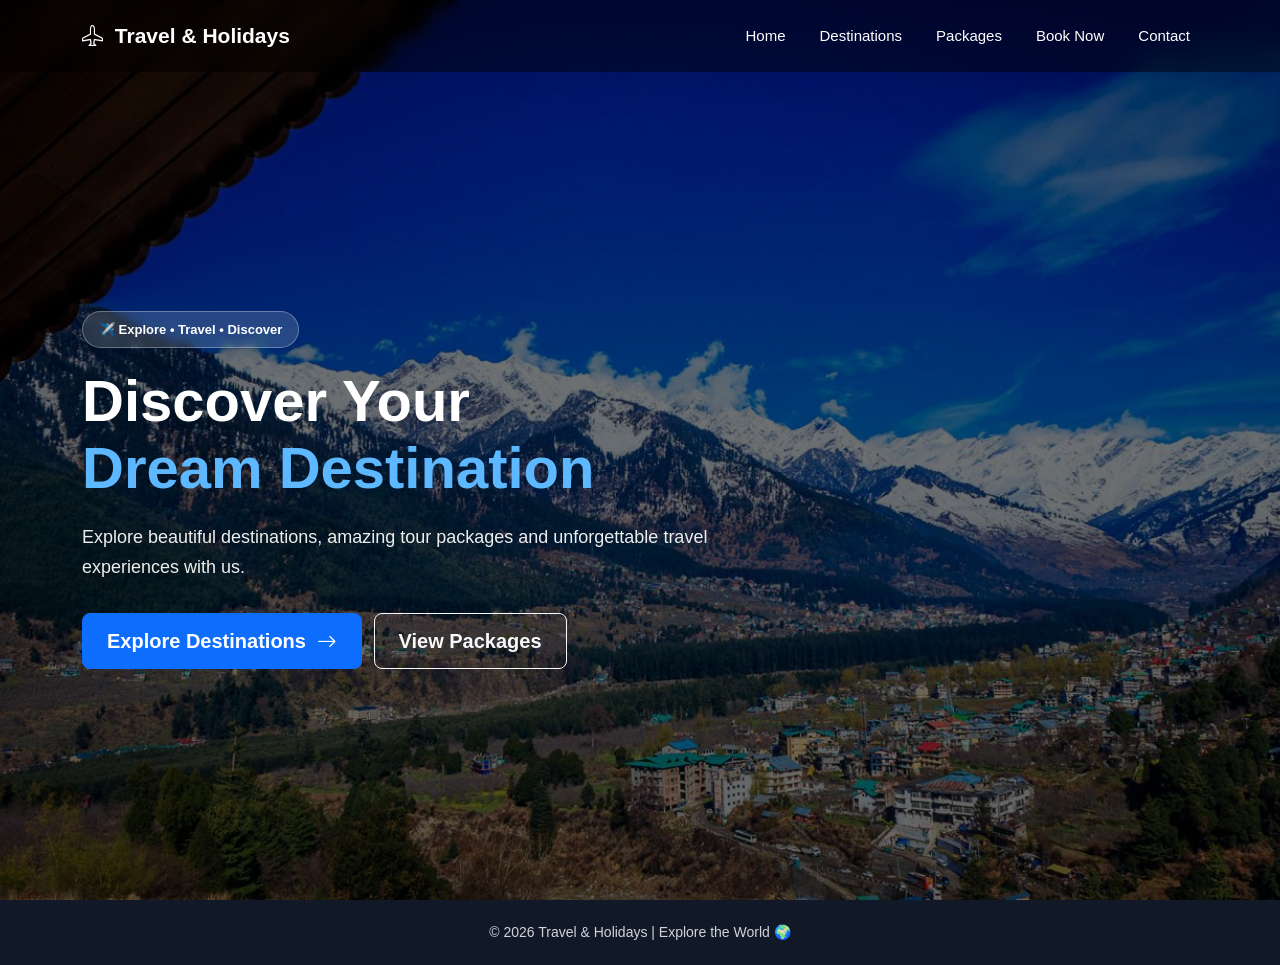
<file: index.html>
<!DOCTYPE html>
<html lang="en">

<head>
    <meta charset="UTF-8">
    <meta name="viewport" content="width=device-width, initial-scale=1.0">

    <title>Travel & Holidays</title>

    <!-- Bootstrap CSS -->
    <link
        href="https://cdn.jsdelivr.net/npm/bootstrap@5.3.3/dist/css/bootstrap.min.css"
        rel="stylesheet">

    <!-- Bootstrap Icons -->
    <link
        rel="stylesheet"
        href="https://cdn.jsdelivr.net/npm/bootstrap-icons@1.11.3/font/bootstrap-icons.min.css">

    <!-- Custom CSS -->
    <link rel="stylesheet" href="css/style.css">
</head>

<body>

    <!-- ================= NAVBAR ================= -->

    <nav class="navbar navbar-expand-lg navbar-dark fixed-top">

        <div class="container">

            <a class="navbar-brand fw-bold" href="index.html">
                <i class="bi bi-airplane"></i>
                Travel & Holidays
            </a>

            <button
                class="navbar-toggler"
                type="button"
                data-bs-toggle="collapse"
                data-bs-target="#navbarNav"
                aria-controls="navbarNav"
                aria-expanded="false"
                aria-label="Toggle navigation">

                <span class="navbar-toggler-icon"></span>

            </button>

            <div class="collapse navbar-collapse" id="navbarNav">

                <ul class="navbar-nav ms-auto">

                    <li class="nav-item">
                        <a class="nav-link active" href="index.html">
                            Home
                        </a>
                    </li>

                    <li class="nav-item">
                        <a class="nav-link" href="destination.html">
                            Destinations
                        </a>
                    </li>

                    <li class="nav-item">
                        <a class="nav-link" href="packages.html">
                            Packages
                        </a>
                    </li>

                    <li class="nav-item">
                        <a class="nav-link" href="book-now.html">
                            Book Now
                        </a>
                    </li>

                    <li class="nav-item">
                        <a class="nav-link" href="contact.html">
                            Contact
                        </a>
                    </li>

                </ul>

            </div>

        </div>

    </nav>


    <!-- ================= HERO SECTION ================= -->

    <section class="hero-section">

        <div class="hero-overlay"></div>

        <div class="container hero-content">

            <div class="row align-items-center">

                <div class="col-lg-8">

                    <span class="hero-badge">
                        ✈️ Explore • Travel • Discover
                    </span>

                    <h1>
                        Discover Your
                        <span>Dream Destination</span>
                    </h1>

                    <p>
                        Explore beautiful destinations, amazing tour packages
                        and unforgettable travel experiences with us.
                    </p>

                    <div class="hero-buttons">

                        <a
                            href="destination.html"
                            class="btn btn-primary btn-lg">

                            Explore Destinations
                            <i class="bi bi-arrow-right"></i>

                        </a>

                        <a
                            href="packages.html"
                            class="btn btn-outline-light btn-lg">

                            View Packages

                        </a>

                    </div>

                </div>

            </div>

        </div>

    </section>


    


    <!-- ================= FOOTER ================= -->

    <footer class="simple-footer">

        <p>
            © 2026 Travel & Holidays | Explore the World 🌍
        </p>

    </footer>


    <!-- Bootstrap JS -->

    <script
        src="https://cdn.jsdelivr.net/npm/bootstrap@5.3.3/dist/js/bootstrap.bundle.min.js">
    </script>


    <!-- Custom JS -->

    <script src="js/script.js"></script>

</body>

</html>
</file>
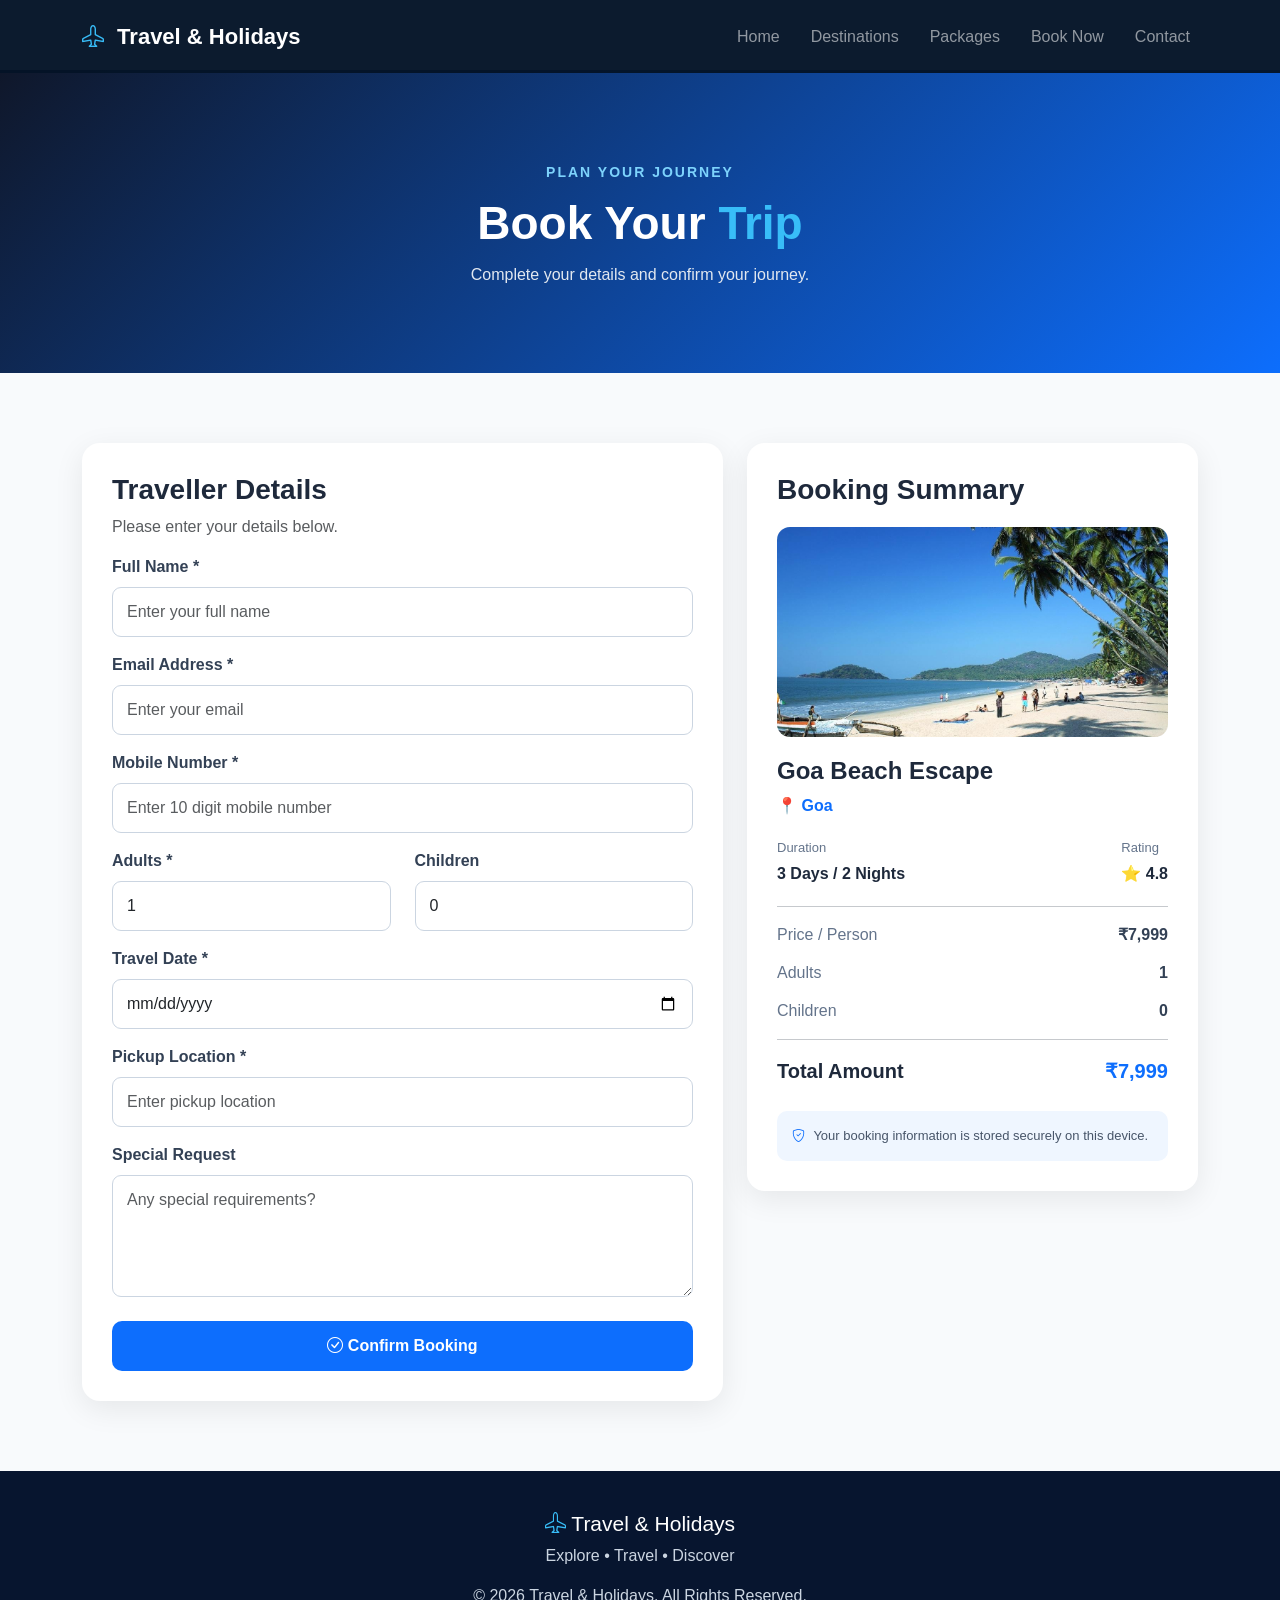
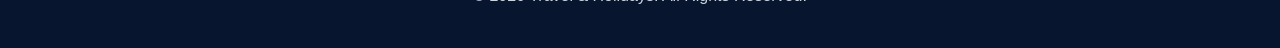
<file: book-now.html>
<!DOCTYPE html><html lang="en"><head><meta charset="UTF-8">

<meta name="viewport"
      content="width=device-width, initial-scale=1.0">

<title>Travel & Holidays | Book Now</title>


<!-- Bootstrap -->

<link
    href="https://cdn.jsdelivr.net/npm/bootstrap@5.3.3/dist/css/bootstrap.min.css"
    rel="stylesheet">


<!-- Bootstrap Icons -->

<link
    rel="stylesheet"
    href="https://cdn.jsdelivr.net/npm/bootstrap-icons@1.11.3/font/bootstrap-icons.min.css">


<!-- Custom CSS -->

<link rel="stylesheet"
      href="css/book-now.css">

</head><body><!-- ================= NAVBAR ================= --><nav class="navbar navbar-expand-lg navbar-dark fixed-top"><div class="container">

    <a class="navbar-brand fw-bold"
       href="index.html">

        <i class="bi bi-airplane"></i>

        Travel & Holidays

    </a>


    <button
        class="navbar-toggler"
        type="button"
        data-bs-toggle="collapse"
        data-bs-target="#navbarNav">

        <span class="navbar-toggler-icon"></span>

    </button>


    <div class="collapse navbar-collapse"
         id="navbarNav">

        <ul class="navbar-nav ms-auto">

            <li class="nav-item">

                <a class="nav-link"
                   href="index.html">

                    Home

                </a>

            </li>


            <li class="nav-item">

                <a class="nav-link"
                   href="destination.html">

                    Destinations

                </a>

            </li>


            <li class="nav-item">

                <a class="nav-link"
                   href="packages.html">

                    Packages

                </a>

            </li>


            <li class="nav-item">

                <a class="nav-link"
                   href="book-now.html">

                Book Now

                </a>

            </li>


            <li class="nav-item">

                <a class="nav-link"
                   href="contact.html">

                    Contact

                </a>

            </li>

        </ul>

    </div>

</div>

</nav><!-- ================= PAGE HEADER ================= --><section class="page-header"><div class="container text-center">

    <span>
        PLAN YOUR JOURNEY
    </span>

    <h1>
        Book Your <strong>Trip</strong>
    </h1>

    <p>
        Complete your details and confirm your journey.
    </p>

</div>

</section><!-- ================= BOOKING SECTION ================= --><section class="booking-section"><div class="container">

    <div class="row g-4">


        <!-- ================= FORM ================= -->

        <div class="col-lg-7">

            <div class="booking-card">

                <h3>
                    Traveller Details
                </h3>

                <p class="text-muted">
                    Please enter your details below.
                </p>


                <form id="bookingForm">


                    <!-- Full Name -->

                    <div class="mb-3">

                        <label class="form-label">
                            Full Name *
                        </label>

                        <input
                            type="text"
                            class="form-control"
                            id="fullName"
                            placeholder="Enter your full name">

                        <small
                            class="error"
                            id="nameError">
                        </small>

                    </div>



                    <!-- Email -->

                    <div class="mb-3">

                        <label class="form-label">
                            Email Address *
                        </label>

                        <input
                            type="email"
                            class="form-control"
                            id="email"
                            placeholder="Enter your email">

                        <small
                            class="error"
                            id="emailError">
                        </small>

                    </div>



                    <!-- Mobile -->

                    <div class="mb-3">

                        <label class="form-label">
                            Mobile Number *
                        </label>

                        <input
                            type="tel"
                            class="form-control"
                            id="mobile"
                            maxlength="10"
                            placeholder="Enter 10 digit mobile number">

                        <small
                            class="error"
                            id="mobileError">
                        </small>

                    </div>



                    <div class="row">


                        <!-- Adults -->

                        <div class="col-md-6 mb-3">

                            <label class="form-label">
                                Adults *
                            </label>

                            <input
                                type="number"
                                class="form-control"
                                id="adults"
                                min="1"
                                value="1">

                        </div>



                        <!-- Children -->

                        <div class="col-md-6 mb-3">

                            <label class="form-label">
                                Children
                            </label>

                            <input
                                type="number"
                                class="form-control"
                                id="children"
                                min="0"
                                value="0">

                        </div>

                    </div>



                    <!-- Travel Date -->

                    <div class="mb-3">

                        <label class="form-label">
                            Travel Date *
                        </label>

                        <input
                            type="date"
                            class="form-control"
                            id="travelDate">

                        <small
                            class="error"
                            id="dateError">
                        </small>

                    </div>



                    <!-- Pickup Location -->

                    <div class="mb-3">

                        <label class="form-label">
                            Pickup Location *
                        </label>

                        <input
                            type="text"
                            class="form-control"
                            id="pickup"
                            placeholder="Enter pickup location">

                        <small
                            class="error"
                            id="pickupError">
                        </small>

                    </div>



                    <!-- Special Request -->

                    <div class="mb-4">

                        <label class="form-label">
                            Special Request
                        </label>

                        <textarea
                            class="form-control"
                            id="specialRequest"
                            rows="4"
                            placeholder="Any special requirements?"></textarea>

                    </div>



                    <button
                        type="submit"
                        class="btn confirm-btn w-100">

                        <i class="bi bi-check-circle"></i>

                        Confirm Booking

                    </button>


                </form>

            </div>

        </div>



        <!-- ================= SUMMARY ================= -->

        <div class="col-lg-5">

            <div class="summary-card">

                <h3>
                    Booking Summary
                </h3>


                <div class="summary-image">

                    <img
                        id="summaryImage"
                        src="images/goa.jpg"
                        alt="Package">

                </div>


                <h4 id="summaryName">
                    Goa Beach Escape
                </h4>


                <p class="location"
                   id="summaryLocation">

                    📍 Goa

                </p>


                <div class="summary-info">

                    <div>

                        <span>
                            Duration
                        </span>

                        <strong id="summaryDuration">
                            3 Days / 2 Nights
                        </strong>

                    </div>


                    <div>

                        <span>
                            Rating
                        </span>

                        <strong id="summaryRating">
                            ⭐ 4.8
                        </strong>

                    </div>

                </div>


                <hr>


                <div class="price-row">

                    <span>
                        Price / Person
                    </span>

                    <strong id="pricePerPerson">
                        ₹7,999
                    </strong>

                </div>


                <div class="price-row">

                    <span>
                        Adults
                    </span>

                    <strong id="adultCount">
                        1
                    </strong>

                </div>


                <div class="price-row">

                    <span>
                        Children
                    </span>

                    <strong id="childCount">
                        0
                    </strong>

                </div>


                <hr>


                <div class="total-row">

                    <span>
                        Total Amount
                    </span>

                    <strong id="totalAmount">
                        ₹7,999
                    </strong>

                </div>


                <div class="secure-box">

                    <i class="bi bi-shield-check"></i>

                    Your booking information is
                    stored securely on this device.

                </div>

            </div>

        </div>


    </div>

</div>

</section><!-- ================= SUCCESS MODAL ================= --><div class="modal fade"
     id="successModal"
     tabindex="-1"><div class="modal-dialog modal-dialog-centered">

    <div class="modal-content success-modal">

        <div class="modal-body text-center">

            <div class="success-icon">

                <i class="bi bi-check-lg"></i>

            </div>


            <h2>
                Booking Confirmed!
            </h2>


            <p>
                Thank you for booking with
                Travel & Holidays.
            </p>


            <div class="booking-id-box">

                <span>
                    Booking ID
                </span>

                <strong id="bookingId">
                    TH000000
                </strong>

            </div>


            <div class="confirmation-details">

                <p>
                    <strong>Package:</strong>

                    <span id="confirmPackage"></span>
                </p>

                <p>
                    <strong>Travel Date:</strong>

                    <span id="confirmDate"></span>
                </p>

                <p>
                    <strong>Travellers:</strong>

                    <span id="confirmTravellers"></span>
                </p>

                <p>
                    <strong>Total:</strong>

                    <span id="confirmTotal"></span>
                </p>

            </div>


            <button
                type="button"
                class="btn btn-primary"
                data-bs-dismiss="modal">

                Done

            </button>

        </div>

    </div>

</div>

</div><!-- ================= FOOTER ================= --><footer class="footer"><div class="container text-center">

    <h5>

        <i class="bi bi-airplane"></i>

        Travel & Holidays

    </h5>

    <p>
        Explore • Travel • Discover
    </p>

    <p class="mb-0">
        © 2026 Travel & Holidays.
        All Rights Reserved.
    </p>

</div>
</footer><!-- Bootstrap JS --><script
    src="https://cdn.jsdelivr.net/npm/bootstrap@5.3.3/dist/js/bootstrap.bundle.min.js">
</script><!-- Custom JS --><script src="js/book-now.js"></script></body></html>
</file>
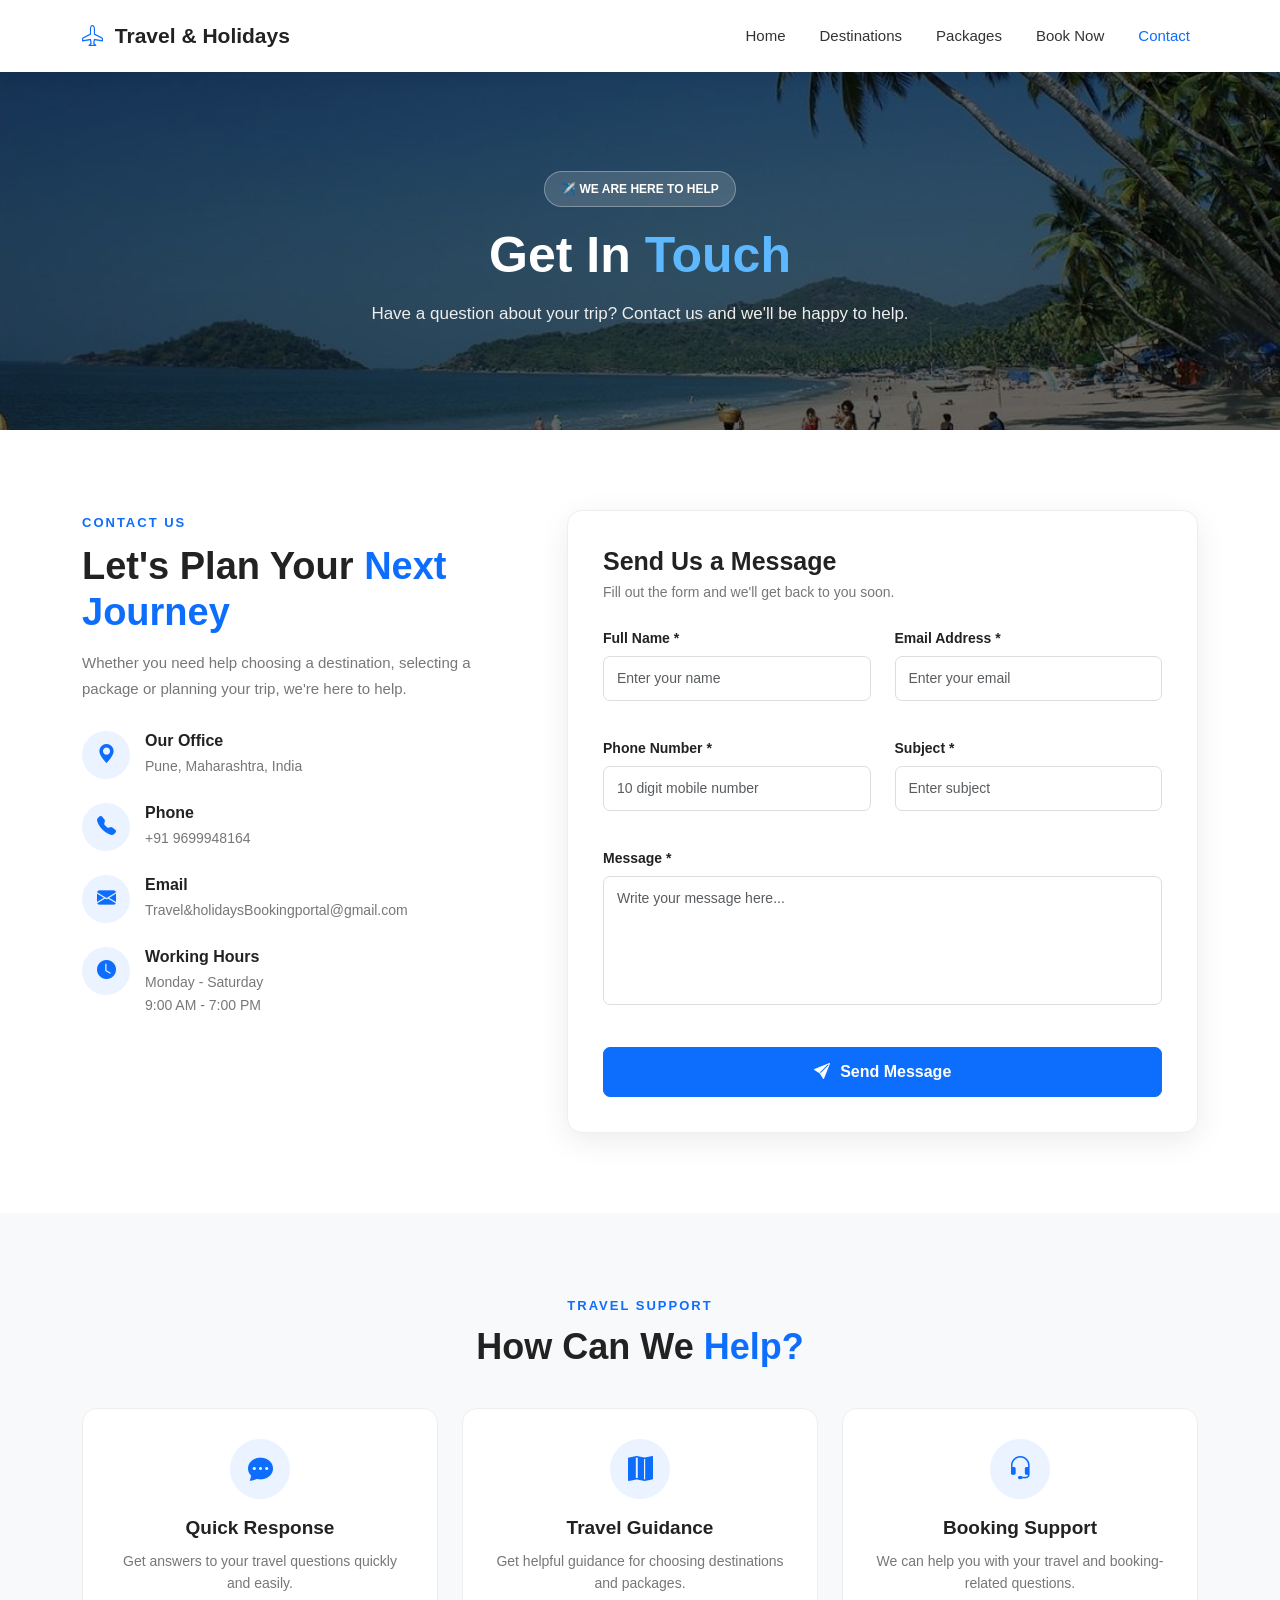
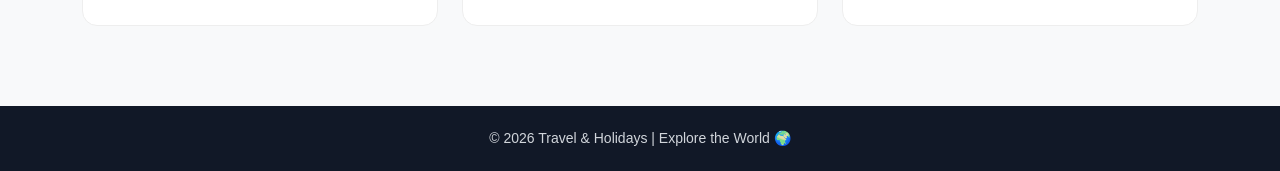
<file: contact.html>
<!DOCTYPE html>
<html lang="en">

<head>

    <meta charset="UTF-8">

    <meta name="viewport" content="width=device-width, initial-scale=1.0">

    <title>Contact Us | Travel & Holidays</title>

    <!-- Bootstrap CSS -->
    <link
        href="https://cdn.jsdelivr.net/npm/bootstrap@5.3.3/dist/css/bootstrap.min.css"
        rel="stylesheet">

    <!-- Bootstrap Icons -->
    <link
        rel="stylesheet"
        href="https://cdn.jsdelivr.net/npm/bootstrap-icons@1.11.3/font/bootstrap-icons.min.css">

    <!-- Contact CSS -->
    <link rel="stylesheet" href="css/contact.css">

</head>

<body>


    <!-- ================= NAVBAR ================= -->

    <nav class="navbar navbar-expand-lg navbar-dark fixed-top">

        <div class="container">

            <a class="navbar-brand fw-bold" href="index.html">

                <i class="bi bi-airplane"></i>

                Travel & Holidays

            </a>


            <button
                class="navbar-toggler"
                type="button"
                data-bs-toggle="collapse"
                data-bs-target="#navbarNav">

                <span class="navbar-toggler-icon"></span>

            </button>


            <div class="collapse navbar-collapse" id="navbarNav">

                <ul class="navbar-nav ms-auto">

                    <li class="nav-item">

                        <a class="nav-link"
                           href="index.html">

                            Home

                        </a>

                    </li>


                    <li class="nav-item">

                        <a class="nav-link"
                           href="destination.html">

                            Destinations

                        </a>

                    </li>


                    <li class="nav-item">

                        <a class="nav-link"
                           href="packages.html">

                            Packages

                        </a>

                    </li>


                    <li class="nav-item">

                        <a class="nav-link"
                           href="book-now.html">

                            Book Now

                        </a>

                    </li>


                    <li class="nav-item">

                        <a class="nav-link active"
                           href="contact.html">

                            Contact

                        </a>

                    </li>

                </ul>

            </div>

        </div>

    </nav>



    <!-- ================= CONTACT HERO ================= -->

    <section class="contact-hero">

        <div class="contact-overlay"></div>

        <div class="container">

            <div class="contact-hero-content text-center">

                <span class="hero-badge">
                    ✈️ WE ARE HERE TO HELP
                </span>

                <h1>
                    Get In <span>Touch</span>
                </h1>

                <p>
                    Have a question about your trip?
                    Contact us and we'll be happy to help.
                </p>

            </div>

        </div>

    </section>



    <!-- ================= CONTACT SECTION ================= -->

    <section class="contact-section">

        <div class="container">

            <div class="row g-5">


                <!-- ================= CONTACT INFO ================= -->

                <div class="col-lg-5">

                    <div class="contact-info">

                        <span class="small-title">
                            CONTACT US
                        </span>

                        <h2>
                            Let's Plan Your
                            <span>Next Journey</span>
                        </h2>

                        <p class="info-text">
                            Whether you need help choosing a destination,
                            selecting a package or planning your trip,
                            we're here to help.
                        </p>


                        <!-- Address -->

                        <div class="info-item">

                            <div class="info-icon">

                                <i class="bi bi-geo-alt-fill"></i>

                            </div>

                            <div>

                                <h5>Our Office</h5>

                                <p>
                                    Pune, Maharashtra, India
                                </p>

                            </div>

                        </div>


                        <!-- Phone -->

                        <div class="info-item">

                            <div class="info-icon">

                                <i class="bi bi-telephone-fill"></i>

                            </div>

                            <div>

                                <h5>Phone</h5>

                                <p>
                                    +91 9699948164
                                </p>

                            </div>

                        </div>


                        <!-- Email -->

                        <div class="info-item">

                            <div class="info-icon">

                                <i class="bi bi-envelope-fill"></i>

                            </div>

                            <div>

                                <h5>Email</h5>

                                <p>
                                    Travel&holidaysBookingportal@gmail.com
                                </p>

                            </div>

                        </div>


                        <!-- Working Hours -->

                        <div class="info-item">

                            <div class="info-icon">

                                <i class="bi bi-clock-fill"></i>

                            </div>

                            <div>

                                <h5>Working Hours</h5>

                                <p>
                                    Monday - Saturday
                                    <br>
                                    9:00 AM - 7:00 PM
                                </p>

                            </div>

                        </div>

                    </div>

                </div>



                <!-- ================= CONTACT FORM ================= -->

                <div class="col-lg-7">

                    <div class="contact-form-card">

                        <div class="form-heading">

                            <h3>
                                Send Us a Message
                            </h3>

                            <p>
                                Fill out the form and we'll get back
                                to you soon.
                            </p>

                        </div>


                        <!-- Success Message -->

                        <div
                            id="successMessage"
                            class="alert alert-success"
                            style="display: none;">

                            <i class="bi bi-check-circle-fill"></i>

                            Thank you! Your message has been sent
                            successfully.

                        </div>


                        <!-- Contact Form -->

                        <form id="contactForm">


                            <!-- Name + Email -->

                            <div class="row">

                                <div class="col-md-6 mb-3">

                                    <label for="name">
                                        Full Name *
                                    </label>

                                    <input
                                        type="text"
                                        id="name"
                                        class="form-control"
                                        placeholder="Enter your name">

                                    <small
                                        class="error-message"
                                        id="nameError">
                                    </small>

                                </div>


                                <div class="col-md-6 mb-3">

                                    <label for="email">
                                        Email Address *
                                    </label>

                                    <input
                                        type="email"
                                        id="email"
                                        class="form-control"
                                        placeholder="Enter your email">

                                    <small
                                        class="error-message"
                                        id="emailError">
                                    </small>

                                </div>

                            </div>



                            <!-- Phone + Subject -->

                            <div class="row">

                                <div class="col-md-6 mb-3">

                                    <label for="phone">
                                        Phone Number *
                                    </label>

                                    <input
                                        type="tel"
                                        id="phone"
                                        class="form-control"
                                        placeholder="10 digit mobile number"
                                        maxlength="10">

                                    <small
                                        class="error-message"
                                        id="phoneError">
                                    </small>

                                </div>


                                <div class="col-md-6 mb-3">

                                    <label for="subject">
                                        Subject *
                                    </label>

                                    <input
                                        type="text"
                                        id="subject"
                                        class="form-control"
                                        placeholder="Enter subject">

                                    <small
                                        class="error-message"
                                        id="subjectError">
                                    </small>

                                </div>

                            </div>



                            <!-- Message -->

                            <div class="mb-3">

                                <label for="message">
                                    Message *
                                </label>

                                <textarea
                                    id="message"
                                    class="form-control"
                                    rows="5"
                                    placeholder="Write your message here..."></textarea>

                                <small
                                    class="error-message"
                                    id="messageError">
                                </small>

                            </div>



                            <!-- Submit -->

                            <button
                                type="submit"
                                class="btn btn-primary submit-btn">

                                <i class="bi bi-send-fill"></i>

                                Send Message

                            </button>


                        </form>

                    </div>

                </div>

            </div>

        </div>

    </section>



    <!-- ================= WHY CONTACT US ================= -->

    <section class="help-section">

        <div class="container">

            <div class="section-heading text-center">

                <span class="small-title">
                    TRAVEL SUPPORT
                </span>

                <h2>
                    How Can We <span>Help?</span>
                </h2>

            </div>


            <div class="row g-4">


                <div class="col-md-4">

                    <div class="help-card">

                        <div class="help-icon">

                            <i class="bi bi-chat-dots-fill"></i>

                        </div>

                        <h4>
                            Quick Response
                        </h4>

                        <p>
                            Get answers to your travel questions
                            quickly and easily.
                        </p>

                    </div>

                </div>



                <div class="col-md-4">

                    <div class="help-card">

                        <div class="help-icon">

                            <i class="bi bi-map-fill"></i>

                        </div>

                        <h4>
                            Travel Guidance
                        </h4>

                        <p>
                            Get helpful guidance for choosing
                            destinations and packages.
                        </p>

                    </div>

                </div>



                <div class="col-md-4">

                    <div class="help-card">

                        <div class="help-icon">

                            <i class="bi bi-headset"></i>

                        </div>

                        <h4>
                            Booking Support
                        </h4>

                        <p>
                            We can help you with your travel
                            and booking-related questions.
                        </p>

                    </div>

                </div>


            </div>

        </div>

    </section>



    <!-- ================= FOOTER ================= -->

    <footer class="simple-footer">

        <p>
            © 2026 Travel & Holidays | Explore the World 🌍
        </p>

    </footer>



    <!-- Bootstrap JS -->

    <script
        src="https://cdn.jsdelivr.net/npm/bootstrap@5.3.3/dist/js/bootstrap.bundle.min.js">
    </script>


    <!-- Contact JS -->

    <script src="js/contact.js"></script>

</body>

</html>
</file>
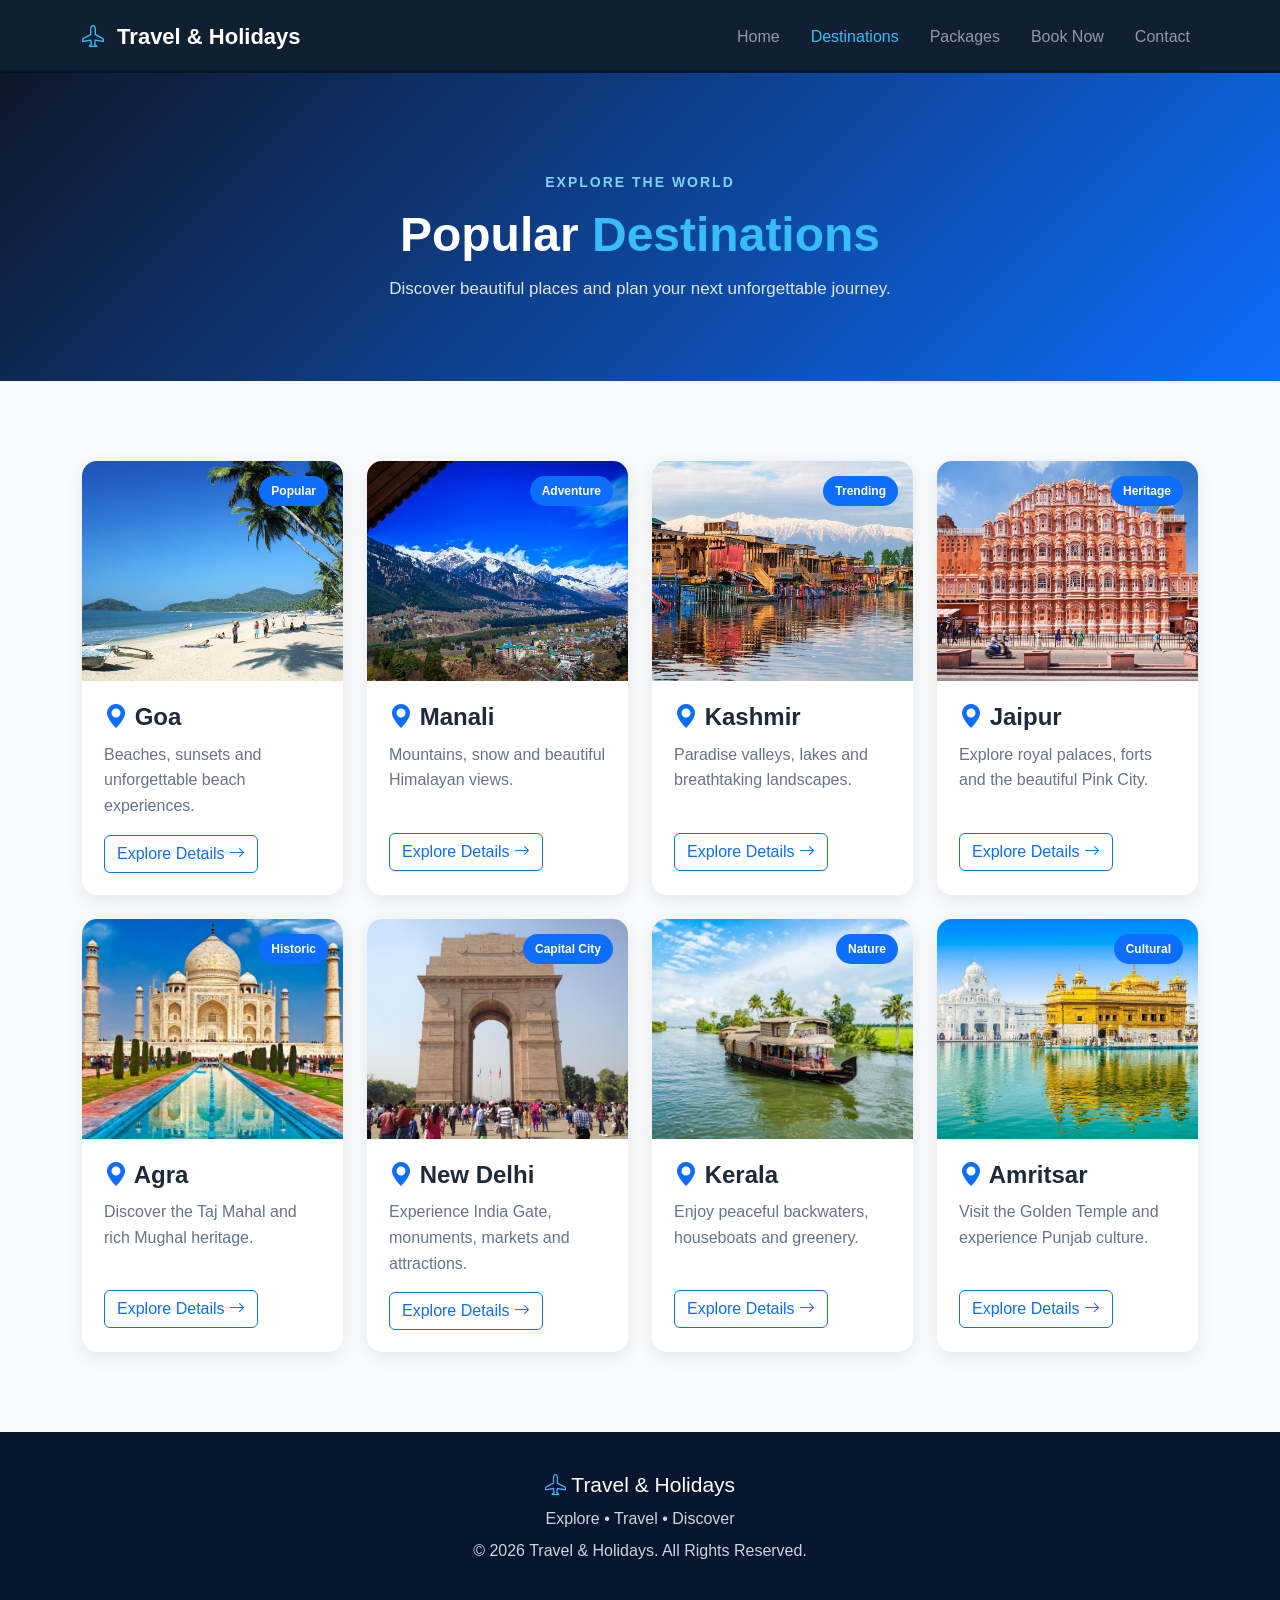
<file: destination.html>
<!DOCTYPE html><html lang="en"><head><meta charset="UTF-8">

<meta name="viewport"
      content="width=device-width, initial-scale=1.0">

<title>Travel & Holidays | Destinations</title>


<!-- Bootstrap CSS -->

<link
    href="https://cdn.jsdelivr.net/npm/bootstrap@5.3.3/dist/css/bootstrap.min.css"
    rel="stylesheet">


<!-- Bootstrap Icons -->

<link
    rel="stylesheet"
    href="https://cdn.jsdelivr.net/npm/bootstrap-icons@1.11.3/font/bootstrap-icons.min.css">


<!-- Custom CSS -->

<link rel="stylesheet" href="css/destination.css">

</head><body><!-- =====================================================
                         NAVBAR
===================================================== --><nav class="navbar navbar-expand-lg navbar-dark fixed-top"><div class="container">


    <a class="navbar-brand fw-bold"
       href="index.html">

        <i class="bi bi-airplane"></i>

        Travel & Holidays

    </a>


    <button
        class="navbar-toggler"
        type="button"
        data-bs-toggle="collapse"
        data-bs-target="#navbarNav">

        <span class="navbar-toggler-icon"></span>

    </button>


    <div class="collapse navbar-collapse"
         id="navbarNav">

        <ul class="navbar-nav ms-auto">


            <li class="nav-item">

                <a class="nav-link"
                   href="index.html">

                    Home

                </a>

            </li>


            <li class="nav-item">

                <a class="nav-link active"
                   href="destination.html">

                    Destinations

                </a>

            </li>


            <li class="nav-item">

                <a class="nav-link"
                   href="packages.html">

                    Packages

                </a>

            </li>


            <li class="nav-item">

                <a class="nav-link"
                   href="book-now.html">

                    Book Now

                </a>

            </li>


            <li class="nav-item">

                <a class="nav-link"
                   href="contact.html">

                    Contact

                </a>

            </li>


        </ul>

    </div>

</div>

</nav><!-- =====================================================
                     PAGE HEADER
===================================================== --><section class="page-header"><div class="container text-center">


    <span>
        EXPLORE THE WORLD
    </span>


    <h1>

        Popular
        <strong>Destinations</strong>

    </h1>


    <p>

        Discover beautiful places and plan your
        next unforgettable journey.

    </p>


</div>

</section><!-- =====================================================
                  DESTINATION SECTION
===================================================== --><section class="destination-section"><div class="container">


    <div class="row g-4">


        <!-- ================= GOA ================= -->

        <div class="col-md-6 col-lg-3">

            <div class="destination-card">


                <div class="destination-image">

                    <img
                        src="images/goa.jpg"
                        alt="Goa">

                    <span class="destination-badge">
                        Popular
                    </span>

                </div>


                <div class="destination-content">

                    <h4>

                        <i class="bi bi-geo-alt-fill"></i>

                        Goa

                    </h4>


                    <p>

                        Beaches, sunsets and unforgettable
                        beach experiences.

                    </p>


                    <button
                        class="btn btn-outline-primary"
                        onclick="showDestination('Goa')">

                        Explore Details

                        <i class="bi bi-arrow-right"></i>

                    </button>


                </div>

            </div>

        </div>



        <!-- ================= MANALI ================= -->

        <div class="col-md-6 col-lg-3">

            <div class="destination-card">


                <div class="destination-image">

                    <img
                        src="images/Manali.jpg"
                        alt="Manali">

                    <span class="destination-badge">
                        Adventure
                    </span>

                </div>


                <div class="destination-content">

                    <h4>

                        <i class="bi bi-geo-alt-fill"></i>

                        Manali

                    </h4>


                    <p>

                        Mountains, snow and beautiful
                        Himalayan views.

                    </p>


                    <button
                        class="btn btn-outline-primary"
                        onclick="showDestination('Manali')">

                        Explore Details

                        <i class="bi bi-arrow-right"></i>

                    </button>


                </div>

            </div>

        </div>



        <!-- ================= KASHMIR ================= -->

        <div class="col-md-6 col-lg-3">

            <div class="destination-card">


                <div class="destination-image">

                    <img
                        src="images/kashmir.jpg"
                        alt="Kashmir">

                    <span class="destination-badge">
                        Trending
                    </span>

                </div>


                <div class="destination-content">

                    <h4>

                        <i class="bi bi-geo-alt-fill"></i>

                        Kashmir

                    </h4>


                    <p>

                        Paradise valleys, lakes and
                        breathtaking landscapes.

                    </p>


                    <button
                        class="btn btn-outline-primary"
                        onclick="showDestination('Kashmir')">

                        Explore Details

                        <i class="bi bi-arrow-right"></i>

                    </button>


                </div>

            </div>

        </div>



        <!-- ================= JAIPUR ================= -->

        <div class="col-md-6 col-lg-3">

            <div class="destination-card">


                <div class="destination-image">

                    <img
                        src="images/jaipur.jpg"
                        alt="Jaipur">

                    <span class="destination-badge">
                        Heritage
                    </span>

                </div>


                <div class="destination-content">

                    <h4>

                        <i class="bi bi-geo-alt-fill"></i>

                        Jaipur

                    </h4>


                    <p>

                        Explore royal palaces, forts and
                        the beautiful Pink City.

                    </p>


                    <button
                        class="btn btn-outline-primary"
                        onclick="showDestination('Jaipur')">

                        Explore Details

                        <i class="bi bi-arrow-right"></i>

                    </button>


                </div>

            </div>

        </div>



        <!-- ================= AGRA ================= -->

        <div class="col-md-6 col-lg-3">

            <div class="destination-card">


                <div class="destination-image">

                    <img
                        src="images/agra.jpg"
                        alt="Agra">

                    <span class="destination-badge">
                        Historic
                    </span>

                </div>


                <div class="destination-content">

                    <h4>

                        <i class="bi bi-geo-alt-fill"></i>

                        Agra

                    </h4>


                    <p>

                        Discover the Taj Mahal and
                        rich Mughal heritage.

                    </p>


                    <button
                        class="btn btn-outline-primary"
                        onclick="showDestination('Agra')">

                        Explore Details

                        <i class="bi bi-arrow-right"></i>

                    </button>


                </div>

            </div>

        </div>



        <!-- ================= DELHI ================= -->

        <div class="col-md-6 col-lg-3">

            <div class="destination-card">


                <div class="destination-image">

                    <img
                        src="images/new-delhi.jpg"
                        alt="New Delhi">

                    <span class="destination-badge">
                        Capital City
                    </span>

                </div>


                <div class="destination-content">

                    <h4>

                        <i class="bi bi-geo-alt-fill"></i>

                        New Delhi

                    </h4>


                    <p>

                        Experience India Gate, monuments,
                        markets and attractions.

                    </p>


                    <button
                        class="btn btn-outline-primary"
                        onclick="showDestination('New Delhi')">

                        Explore Details

                        <i class="bi bi-arrow-right"></i>

                    </button>


                </div>

            </div>

        </div>



        <!-- ================= KERALA ================= -->

        <div class="col-md-6 col-lg-3">

            <div class="destination-card">


                <div class="destination-image">

                    <img
                        src="images/kerala-backwater.jpg"
                        alt="Kerala">

                    <span class="destination-badge">
                        Nature
                    </span>

                </div>


                <div class="destination-content">

                    <h4>

                        <i class="bi bi-geo-alt-fill"></i>

                        Kerala

                    </h4>


                    <p>

                        Enjoy peaceful backwaters,
                        houseboats and greenery.

                    </p>


                    <button
                        class="btn btn-outline-primary"
                        onclick="showDestination('Kerala')">

                        Explore Details

                        <i class="bi bi-arrow-right"></i>

                    </button>


                </div>

            </div>

        </div>



        <!-- ================= AMRITSAR ================= -->

        <div class="col-md-6 col-lg-3">

            <div class="destination-card">


                <div class="destination-image">

                    <img
                        src="images/amritsar2.jpg"
                        alt="Amritsar">

                    <span class="destination-badge">
                        Cultural
                    </span>

                </div>


                <div class="destination-content">

                    <h4>

                        <i class="bi bi-geo-alt-fill"></i>

                        Amritsar

                    </h4>


                    <p>

                        Visit the Golden Temple and
                        experience Punjab culture.

                    </p>


                    <button
                        class="btn btn-outline-primary"
                        onclick="showDestination('Amritsar')">

                        Explore Details

                        <i class="bi bi-arrow-right"></i>

                    </button>


                </div>

            </div>

        </div>


    </div>

</div>

</section><!-- =====================================================
                   DESTINATION MODAL
===================================================== --><div class="modal fade"
     id="destinationModal"
     tabindex="-1"
     aria-hidden="true"><div class="modal-dialog modal-dialog-centered">

    <div class="modal-content">


        <!-- Modal Header -->

        <div class="modal-header">

            <h5 class="modal-title"
                id="destinationTitle">

                Destination Details

            </h5>


            <button
                type="button"
                class="btn-close"
                data-bs-dismiss="modal">

            </button>

        </div>



        <!-- Modal Body -->

        <div class="modal-body">


            <div class="modal-icon">

                <i class="bi bi-geo-alt-fill"></i>

            </div>


            <h4 id="destinationName"></h4>


            <p id="destinationDescription"></p>


            <div class="destination-detail-box">


                <p>

                    <strong>
                        <i class="bi bi-calendar3"></i>
                        Best Time:
                    </strong>

                    <span id="bestTime"></span>

                </p>


                <p>

                    <strong>
                        <i class="bi bi-map"></i>
                        Places to Visit:
                    </strong>

                    <span id="placesToVisit"></span>

                </p>


            </div>

        </div>



        <!-- Modal Footer -->

        <div class="modal-footer">

            <button
                type="button"
                class="btn btn-primary"
                data-bs-dismiss="modal">

                Close

            </button>

        </div>


    </div>

</div>

</div><!-- =====================================================
                         FOOTER
===================================================== --><footer class="footer"><div class="container text-center">


    <h5>

        <i class="bi bi-airplane"></i>

        Travel & Holidays

    </h5>


    <p>

        Explore • Travel • Discover

    </p>


    <p class="mb-0">

        © 2026 Travel & Holidays.
        All Rights Reserved.

    </p>


</div>

</footer><!-- Bootstrap JS --><script
    src="https://cdn.jsdelivr.net/npm/bootstrap@5.3.3/dist/js/bootstrap.bundle.min.js">
</script><!-- Destination JavaScript --><script src="js/destination.js"></script></body></html>
</file>
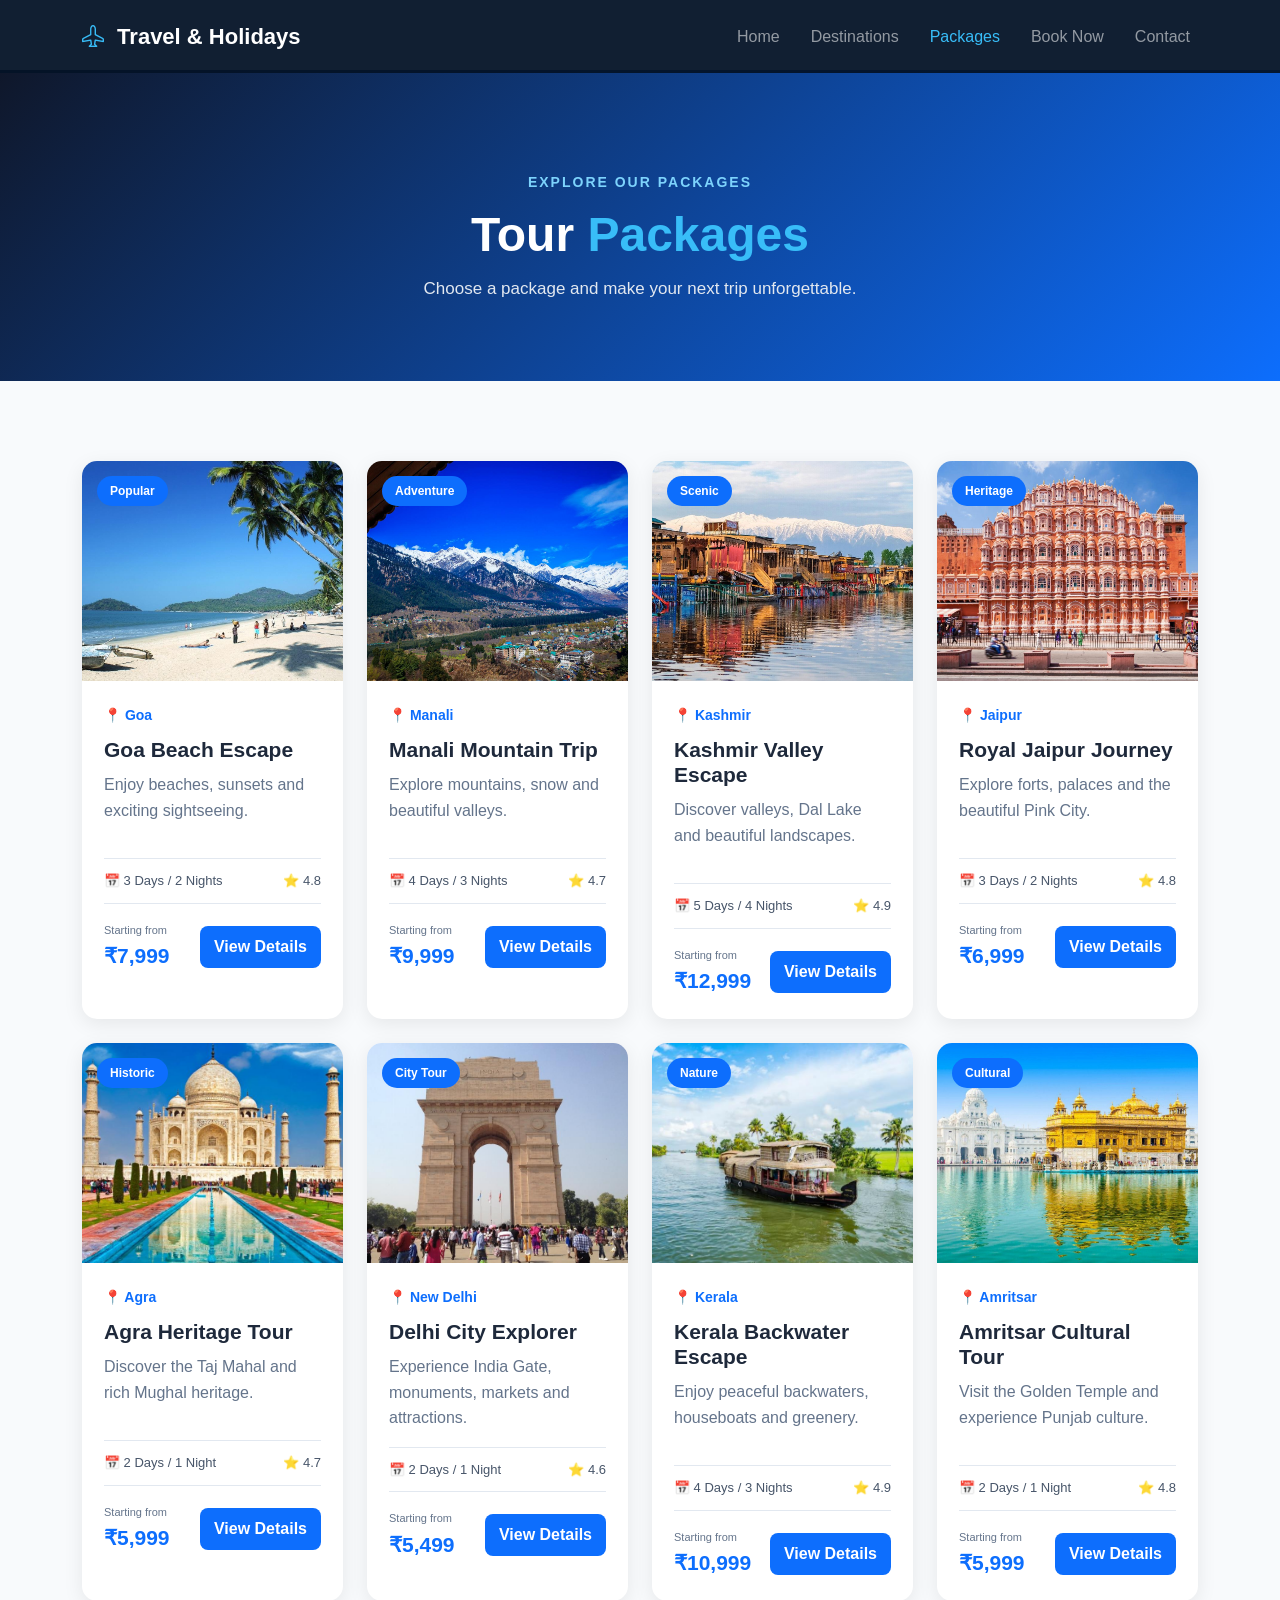
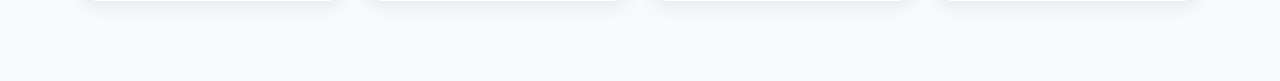
<file: packages.html>
<!DOCTYPE html>
<html lang="en">

<head>

    <meta charset="UTF-8">

    <meta name="viewport"
          content="width=device-width, initial-scale=1.0">

    <title>Travel & Holidays | Packages</title>

    <!-- Bootstrap CSS -->
    <link
        href="https://cdn.jsdelivr.net/npm/bootstrap@5.3.3/dist/css/bootstrap.min.css"
        rel="stylesheet">

    <!-- Bootstrap Icons -->
    <link
        rel="stylesheet"
        href="https://cdn.jsdelivr.net/npm/bootstrap-icons@1.11.3/font/bootstrap-icons.min.css">

    <!-- Custom CSS -->
    <link rel="stylesheet"
          href="css/packages.css">

</head>

<body>


<!-- ================= NAVBAR ================= -->

<nav class="navbar navbar-expand-lg navbar-dark fixed-top">

    <div class="container">

        <a class="navbar-brand fw-bold"
           href="index.html">

            <i class="bi bi-airplane"></i>
            Travel & Holidays

        </a>

        <button
            class="navbar-toggler"
            type="button"
            data-bs-toggle="collapse"
            data-bs-target="#navbarNav">

            <span class="navbar-toggler-icon"></span>

        </button>

        <div class="collapse navbar-collapse"
             id="navbarNav">

            <ul class="navbar-nav ms-auto">

                <li class="nav-item">
                    <a class="nav-link"
                       href="index.html">
                        Home
                    </a>
                </li>

                <li class="nav-item">
                    <a class="nav-link"
                       href="destination.html">
                        Destinations
                    </a>
                </li>

                <li class="nav-item">
                    <a class="nav-link active"
                       href="packages.html">
                        Packages
                    </a>
                </li>

                <li class="nav-item">
                    <a class="nav-link"
                       href="book-now.html">
                        Book Now
                    </a>
                </li>

                <li class="nav-item">
                    <a class="nav-link"
                       href="contact.html">
                        Contact
                    </a>
                </li>

            </ul>

        </div>

    </div>

</nav>


<!-- ================= PAGE HEADER ================= -->

<section class="page-header">

    <div class="container text-center">

        <span>EXPLORE OUR PACKAGES</span>

        <h1>
            Tour <strong>Packages</strong>
        </h1>

        <p>
            Choose a package and make your next
            trip unforgettable.
        </p>

    </div>

</section>


<!-- ================= PACKAGES ================= -->

<section class="packages-section">

    <div class="container">

        <div class="row g-4">


            <!-- GOA -->

            <div class="col-lg-3 col-md-6">

                <div class="tour-card">

                    <div class="tour-card-image">

                        <img src="images/goa.jpg"
                             alt="Goa">

                        <span class="tour-label">
                            Popular
                        </span>

                    </div>

                    <div class="tour-card-content">

                        <span class="tour-location">
                            📍 Goa
                        </span>

                        <h3>
                            Goa Beach Escape
                        </h3>

                        <p>
                            Enjoy beaches, sunsets and
                            exciting sightseeing.
                        </p>

                        <div class="tour-info">

                            <span>
                                📅 3 Days / 2 Nights
                            </span>

                            <span>
                                ⭐ 4.8
                            </span>

                        </div>

                        <div class="tour-bottom">

                            <div>
                                <small>Starting from</small>
                                <strong>₹7,999</strong>
                            </div>

                            <button
                                type="button"
                                onclick="showPackage('goa')">

                                View Details

                            </button>

                        </div>

                    </div>

                </div>

            </div>


            <!-- MANALI -->

            <div class="col-lg-3 col-md-6">

                <div class="tour-card">

                    <div class="tour-card-image">

                        <img src="images/Manali.jpg"
                             alt="Manali">

                        <span class="tour-label">
                            Adventure
                        </span>

                    </div>

                    <div class="tour-card-content">

                        <span class="tour-location">
                            📍 Manali
                        </span>

                        <h3>
                            Manali Mountain Trip
                        </h3>

                        <p>
                            Explore mountains, snow and
                            beautiful valleys.
                        </p>

                        <div class="tour-info">

                            <span>
                                📅 4 Days / 3 Nights
                            </span>

                            <span>
                                ⭐ 4.7
                            </span>

                        </div>

                        <div class="tour-bottom">

                            <div>
                                <small>Starting from</small>
                                <strong>₹9,999</strong>
                            </div>

                            <button
                                type="button"
                                onclick="showPackage('manali')">

                                View Details

                            </button>

                        </div>

                    </div>

                </div>

            </div>


            <!-- KASHMIR -->

            <div class="col-lg-3 col-md-6">

                <div class="tour-card">

                    <div class="tour-card-image">

                        <img src="images/kashmir.jpg"
                             alt="Kashmir">

                        <span class="tour-label">
                            Scenic
                        </span>

                    </div>

                    <div class="tour-card-content">

                        <span class="tour-location">
                            📍 Kashmir
                        </span>

                        <h3>
                            Kashmir Valley Escape
                        </h3>

                        <p>
                            Discover valleys, Dal Lake and
                            beautiful landscapes.
                        </p>

                        <div class="tour-info">

                            <span>
                                📅 5 Days / 4 Nights
                            </span>

                            <span>
                                ⭐ 4.9
                            </span>

                        </div>

                        <div class="tour-bottom">

                            <div>
                                <small>Starting from</small>
                                <strong>₹12,999</strong>
                            </div>

                            <button
                                type="button"
                                onclick="showPackage('kashmir')">

                                View Details

                            </button>

                        </div>

                    </div>

                </div>

            </div>


            <!-- JAIPUR -->

            <div class="col-lg-3 col-md-6">

                <div class="tour-card">

                    <div class="tour-card-image">

                        <img src="images/jaipur.jpg"
                             alt="Jaipur">

                        <span class="tour-label">
                            Heritage
                        </span>

                    </div>

                    <div class="tour-card-content">

                        <span class="tour-location">
                            📍 Jaipur
                        </span>

                        <h3>
                            Royal Jaipur Journey
                        </h3>

                        <p>
                            Explore forts, palaces and the
                            beautiful Pink City.
                        </p>

                        <div class="tour-info">

                            <span>
                                📅 3 Days / 2 Nights
                            </span>

                            <span>
                                ⭐ 4.8
                            </span>

                        </div>

                        <div class="tour-bottom">

                            <div>
                                <small>Starting from</small>
                                <strong>₹6,999</strong>
                            </div>

                            <button
                                type="button"
                                onclick="showPackage('jaipur')">

                                View Details

                            </button>

                        </div>

                    </div>

                </div>

            </div>


            <!-- AGRA -->

            <div class="col-lg-3 col-md-6">

                <div class="tour-card">

                    <div class="tour-card-image">

                        <img src="images/agra.jpg"
                             alt="Agra">

                        <span class="tour-label">
                            Historic
                        </span>

                    </div>

                    <div class="tour-card-content">

                        <span class="tour-location">
                            📍 Agra
                        </span>

                        <h3>
                            Agra Heritage Tour
                        </h3>

                        <p>
                            Discover the Taj Mahal and
                            rich Mughal heritage.
                        </p>

                        <div class="tour-info">

                            <span>
                                📅 2 Days / 1 Night
                            </span>

                            <span>
                                ⭐ 4.7
                            </span>

                        </div>

                        <div class="tour-bottom">

                            <div>
                                <small>Starting from</small>
                                <strong>₹5,999</strong>
                            </div>

                            <button
                                type="button"
                                onclick="showPackage('agra')">

                                View Details

                            </button>

                        </div>

                    </div>

                </div>

            </div>


            <!-- DELHI -->

            <div class="col-lg-3 col-md-6">

                <div class="tour-card">

                    <div class="tour-card-image">

                        <img src="images/new-delhi.jpg"
                             alt="New Delhi">

                        <span class="tour-label">
                            City Tour
                        </span>

                    </div>

                    <div class="tour-card-content">

                        <span class="tour-location">
                            📍 New Delhi
                        </span>

                        <h3>
                            Delhi City Explorer
                        </h3>

                        <p>
                            Experience India Gate, monuments,
                            markets and attractions.
                        </p>

                        <div class="tour-info">

                            <span>
                                📅 2 Days / 1 Night
                            </span>

                            <span>
                                ⭐ 4.6
                            </span>

                        </div>

                        <div class="tour-bottom">

                            <div>
                                <small>Starting from</small>
                                <strong>₹5,499</strong>
                            </div>

                            <button
                                type="button"
                                onclick="showPackage('delhi')">

                                View Details

                            </button>

                        </div>

                    </div>

                </div>

            </div>


            <!-- KERALA -->

            <div class="col-lg-3 col-md-6">

                <div class="tour-card">

                    <div class="tour-card-image">

                        <img src="images/kerala-backwater.jpg"
                             alt="Kerala">

                        <span class="tour-label">
                            Nature
                        </span>

                    </div>

                    <div class="tour-card-content">

                        <span class="tour-location">
                            📍 Kerala
                        </span>

                        <h3>
                            Kerala Backwater Escape
                        </h3>

                        <p>
                            Enjoy peaceful backwaters,
                            houseboats and greenery.
                        </p>

                        <div class="tour-info">

                            <span>
                                📅 4 Days / 3 Nights
                            </span>

                            <span>
                                ⭐ 4.9
                            </span>

                        </div>

                        <div class="tour-bottom">

                            <div>
                                <small>Starting from</small>
                                <strong>₹10,999</strong>
                            </div>

                            <button
                                type="button"
                                onclick="showPackage('kerala')">

                                View Details

                            </button>

                        </div>

                    </div>

                </div>

            </div>


            <!-- AMRITSAR -->

            <div class="col-lg-3 col-md-6">

                <div class="tour-card">

                    <div class="tour-card-image">

                        <img src="images/amritsar2.jpg"
                             alt="Amritsar">

                        <span class="tour-label">
                            Cultural
                        </span>

                    </div>

                    <div class="tour-card-content">

                        <span class="tour-location">
                            📍 Amritsar
                        </span>

                        <h3>
                            Amritsar Cultural Tour
                        </h3>

                        <p>
                            Visit the Golden Temple and
                            experience Punjab culture.
                        </p>

                        <div class="tour-info">

                            <span>
                                📅 2 Days / 1 Night
                            </span>

                            <span>
                                ⭐ 4.8
                            </span>

                        </div>

                        <div class="tour-bottom">

                            <div>
                                <small>Starting from</small>
                                <strong>₹5,999</strong>
                            </div>

                            <button
                                type="button"
                                onclick="showPackage('amritsar')">

                                View Details

                            </button>

                        </div>

                    </div>

                </div>

            </div>


        </div>

    </div>

</section>


<!-- ================= PACKAGE MODAL ================= -->

<div class="modal fade"
     id="packageModal"
     tabindex="-1"
     aria-hidden="true">

    <div class="modal-dialog modal-dialog-centered">

        <div class="modal-content">


            <div class="modal-header">

                <h5 class="modal-title"
                    id="packageTitle">

                    Package Details

                </h5>

                <button
                    type="button"
                    class="btn-close"
                    data-bs-dismiss="modal">
                </button>

            </div>


            <div class="modal-body">

                <div class="package-modal-icon">

                    <i class="bi bi-airplane-fill"></i>

                </div>

                <h4 id="packageName"></h4>

                <p id="packageDescription"></p>


                <div class="package-detail-box">

                    <p>
                        <strong>📍 Location:</strong>
                        <span id="packageLocation"></span>
                    </p>

                    <p>
                        <strong>📅 Duration:</strong>
                        <span id="packageDuration"></span>
                    </p>

                    <p>
                        <strong>⭐ Rating:</strong>
                        <span id="packageRating"></span>
                    </p>

                    <p>
                        <strong>💰 Price:</strong>
                        <span id="packagePrice"></span>
                    </p>

                </div>


                <h6 class="included-title">
                    Package Includes
                </h6>

                <ul id="packageIncludes"
                    class="includes-list">
                </ul>

            </div>


            <!-- MODAL FOOTER -->

            <div class="modal-footer">

                <a
                    href="book-now.html"
                    id="bookNowButton"
                    class="btn btn-success">

                    <i class="bi bi-calendar-check"></i>
                    Book Now

                </a>

                <button
                    type="button"
                    class="btn btn-secondary"
                    data-bs-dismiss="modal">

                    Close

                </button>

            </div>


        </div>

    </div>

</div>


<!-- Bootstrap JS -->

<script
    src="https://cdn.jsdelivr.net/npm/bootstrap@5.3.3/dist/js/bootstrap.bundle.min.js">
</script>


<!-- Packages JavaScript -->

<script src="js/packages.js"></script>


</body>

</html>
</file>
<file: css/style.css>
/* =====================================================
   GLOBAL
===================================================== */

* {
    margin: 0;
    padding: 0;
    box-sizing: border-box;
}

html {
    scroll-behavior: smooth;
}

body {
    font-family: Arial, sans-serif;
    color: #222;
    background: #ffffff;
}

a {
    text-decoration: none;
}


/* =====================================================
   NAVBAR
===================================================== */

.navbar {
    padding: 15px 0;

    background: rgba(0, 0, 0, 0.45);

    backdrop-filter: blur(8px);

    transition: all 0.3s ease;
}

.navbar.scrolled {
    background: #ffffff;

    box-shadow: 0 2px 15px rgba(0, 0, 0, 0.08);
}


/* Logo */

.navbar-brand {
    font-size: 21px;

    color: #ffffff !important;
}

.navbar-brand i {
    margin-right: 6px;
}


/* Navigation Links */

.navbar .nav-link {
    color: #ffffff !important;

    font-size: 15px;

    font-weight: 500;

    margin-left: 18px;

    transition: all 0.3s ease;
}

.navbar .nav-link:hover {
    color: #5db8ff !important;
}


/* After Scroll */

.navbar.scrolled .navbar-brand {
    color: #222 !important;
}

.navbar.scrolled .nav-link {
    color: #333 !important;
}

.navbar.scrolled .nav-link:hover,
.navbar.scrolled .nav-link.active {
    color: #0d6efd !important;
}


/* =====================================================
   HERO SECTION
===================================================== */

.hero-section {
    min-height: 100vh;

    position: relative;

    display: flex;

    align-items: center;

    background-image: url("../images/Manali.jpg");

    background-size: cover;

    background-position: center;

    background-repeat: no-repeat;
}


/* Dark Overlay */

.hero-overlay {
    position: absolute;

    top: 0;
    left: 0;
    right: 0;
    bottom: 0;

    background: rgba(0, 0, 0, 0.55);
}


/* Hero Content */

.hero-content {
    position: relative;

    z-index: 2;

    padding-top: 80px;
}


/* =====================================================
   HERO BADGE
===================================================== */

.hero-badge {
    display: inline-block;

    padding: 8px 16px;

    margin-bottom: 20px;

    color: #ffffff;

    background: rgba(255, 255, 255, 0.15);

    border: 1px solid rgba(255, 255, 255, 0.3);

    border-radius: 30px;

    font-size: 13px;

    font-weight: 600;

    backdrop-filter: blur(5px);
}


/* =====================================================
   HERO HEADING
===================================================== */

.hero-section h1 {
    color: #ffffff;

    font-size: 58px;

    line-height: 1.15;

    font-weight: 700;

    margin-bottom: 20px;
}

.hero-section h1 span {
    display: block;

    color: #5db8ff;
}


/* =====================================================
   HERO PARAGRAPH
===================================================== */

.hero-section p {
    max-width: 650px;

    color: #eeeeee;

    font-size: 18px;

    line-height: 1.7;

    margin-bottom: 30px;
}


/* =====================================================
   HERO BUTTONS
===================================================== */

.hero-buttons {
    display: flex;

    gap: 12px;

    flex-wrap: wrap;
}

.hero-buttons .btn {
    padding: 12px 24px;

    border-radius: 8px;

    font-weight: 600;

    transition: all 0.2s ease;
}

.hero-buttons .btn i {
    margin-left: 5px;
}


/* =====================================================
   PRIMARY BUTTON
===================================================== */

.btn-primary {
    background: #0d6efd;

    border-color: #0d6efd;
}

.btn-primary:hover {
    background: #084298;

    border-color: #084298;
}


/* =====================================================
   FOOTER
===================================================== */

.simple-footer {
    background: #111827;

    color: #ffffff;

    text-align: center;

    padding: 22px 15px;
}

.simple-footer p {
    margin: 0;

    font-size: 14px;

    color: #d1d5db;
}


/* =====================================================
   TABLET
===================================================== */

@media (max-width: 991px) {

    .navbar {
        background: rgba(0, 0, 0, 0.75);
    }

    .navbar .nav-link {
        margin-left: 0;

        padding: 10px 0;
    }

    .hero-section h1 {
        font-size: 46px;
    }

    .hero-section p {
        font-size: 16px;
    }

}


/* =====================================================
   MOBILE
===================================================== */

@media (max-width: 767px) {

    .hero-section {
        min-height: 90vh;
    }

    .hero-content {
        padding-top: 70px;
    }

    .hero-section h1 {
        font-size: 38px;
    }

    .hero-section p {
        font-size: 15px;

        line-height: 1.6;
    }

    .hero-badge {
        font-size: 11px;

        padding: 7px 13px;
    }

    .hero-buttons {
        flex-direction: column;

        align-items: flex-start;
    }

    .hero-buttons .btn {
        width: auto;
    }

}


/* =====================================================
   SMALL MOBILE
===================================================== */

@media (max-width: 480px) {

    .hero-section h1 {
        font-size: 32px;
    }

    .hero-section p {
        font-size: 14px;
    }

    .hero-buttons {
        width: 100%;
    }

    .hero-buttons .btn {
        width: 100%;
    }

    .simple-footer p {
        font-size: 12px;
    }

}
</file>
<file: css/book-now.css>
/* ================= GENERAL ================= */

* {
  margin: 0;
  padding: 0;
  box-sizing: border-box;
  }

body {
font-family: Arial, sans-serif;
background: #f8fafc;
color: #1e293b;
}

/* ================= NAVBAR ================= */

.navbar {
background: rgba(5, 20, 40, 0.97);
padding: 15px 0;
}

.navbar-brand {
font-size: 22px;
}

.navbar-brand i {
color: #38bdf8;
margin-right: 7px;
}

.nav-link {
margin-left: 15px;
font-weight: 500;
}

.nav-link:hover {
color: #38bdf8 !important;
}

/* ================= PAGE HEADER ================= */

.page-header {
margin-top: 70px;
padding: 90px 20px 70px;

background:
    linear-gradient(
        135deg,
        #0f172a,
        #0d6efd
    );

color: white;

}

.page-header span {
color: #7dd3fc;
font-size: 14px;
font-weight: bold;
letter-spacing: 2px;
}

.page-header h1 {
font-size: 46px;
font-weight: 700;
margin: 12px 0;
}

.page-header h1 strong {
color: #38bdf8;
}

.page-header p {
color: #e2e8f0;
}

/* ================= BOOKING SECTION ================= */

.booking-section {
padding: 70px 0;
}

/* ================= BOOKING CARD ================= */

.booking-card,
.summary-card {
background: white;
padding: 30px;
border-radius: 18px;

box-shadow:
    0 8px 30px rgba(0, 0, 0, 0.08);

}

.booking-card h3,
.summary-card h3 {
font-weight: 700;
margin-bottom: 8px;
}

/* ================= FORM ================= */

.form-label {
font-weight: 600;
color: #334155;
}

.form-control {
padding: 12px 14px;
border-radius: 9px;
border: 1px solid #cbd5e1;
}

.form-control:focus {
border-color: #0d6efd;
box-shadow: 0 0 0 3px rgba(13, 110, 253, 0.1);
}

/* ================= ERROR ================= */

.error {
color: #dc3545;
font-size: 12px;
display: block;
margin-top: 5px;
}

/* ================= CONFIRM BUTTON ================= */

.confirm-btn {
background: #0d6efd;
color: white;
padding: 13px;
border-radius: 10px;
font-size: 16px;
font-weight: 600;
border: none;
}

.confirm-btn:hover {
background: #084298;
color: white;
}

/* ================= SUMMARY ================= */

.summary-card {
position: sticky;
top: 100px;
}

.summary-image {
height: 210px;
margin: 20px 0;
border-radius: 13px;
overflow: hidden;
}

.summary-image img {
width: 100%;
height: 100%;
object-fit: cover;
}

.summary-card h4 {
font-weight: 700;
margin-top: 15px;
}

.location {
color: #0d6efd;
font-weight: 600;
}

/* ================= SUMMARY INFO ================= */

.summary-info {
display: flex;
justify-content: space-between;
gap: 15px;
margin: 20px 0;
}

.summary-info div {
display: flex;
flex-direction: column;
}

.summary-info span {
font-size: 13px;
color: #64748b;
}

.summary-info strong {
margin-top: 5px;
}

/* ================= PRICE ================= */

.price-row,
.total-row {
display: flex;
justify-content: space-between;
margin: 14px 0;
}

.price-row span {
color: #64748b;
}

.price-row strong {
color: #334155;
}

.total-row {
font-size: 20px;
font-weight: 700;
}

.total-row strong {
color: #0d6efd;
}

/* ================= SECURE BOX ================= */

.secure-box {
margin-top: 25px;
padding: 15px;

background: #eff6ff;
border-radius: 10px;

color: #475569;
font-size: 13px;

}

.secure-box i {
color: #0d6efd;
margin-right: 5px;
}

/* ================= SUCCESS MODAL ================= */

.success-modal {
border: none;
border-radius: 20px;
}

.success-modal .modal-body {
padding: 40px 30px;
}

.success-icon {
width: 75px;
height: 75px;

margin: 0 auto 20px;

border-radius: 50%;

display: flex;
align-items: center;
justify-content: center;

background: #dcfce7;
color: #16a34a;

font-size: 40px;

}

.success-modal h2 {
font-weight: 700;
}

.success-modal p {
color: #64748b;
}

/* ================= BOOKING ID ================= */

.booking-id-box {
background: #eff6ff;
padding: 15px;
border-radius: 10px;
margin: 20px 0;
}

.booking-id-box span {
display: block;
color: #64748b;
font-size: 13px;
}

.booking-id-box strong {
display: block;
color: #0d6efd;
font-size: 22px;
margin-top: 5px;
}

/* ================= CONFIRMATION ================= */

.confirmation-details {
background: #f8fafc;
border-radius: 10px;
padding: 15px;
text-align: left;
margin-bottom: 20px;
}

.confirmation-details p {
margin-bottom: 8px;
color: #475569;
}

.confirmation-details p:last-child {
margin-bottom: 0;
}

/* ================= FOOTER ================= */

.footer {
background: #07152f;
color: white;
padding: 40px 20px;
}

.footer h5 {
font-size: 21px;
}

.footer h5 i {
color: #38bdf8;
}

.footer p {
color: #cbd5e1;
}

/* ================= RESPONSIVE ================= */

@media (max-width: 991px) {

.summary-card {
    position: static;
}

}

@media (max-width: 576px) {

.page-header h1 {
    font-size: 36px;
}

.booking-section {
    padding: 50px 15px;
}

.booking-card,
.summary-card {
    padding: 22px;
}

}
</file>
<file: css/contact.css>
/* =====================================================
   GLOBAL
===================================================== */

* {
    margin: 0;
    padding: 0;
    box-sizing: border-box;
}

html {
    scroll-behavior: smooth;
}

body {
    font-family: Arial, sans-serif;
    color: #222;
    background: #ffffff;
}

a {
    text-decoration: none;
}


/* =====================================================
   NAVBAR
===================================================== */

.navbar {
    padding: 15px 0;

    background: #ffffff;

    box-shadow: 0 2px 15px rgba(0, 0, 0, 0.08);
}

.navbar-brand {
    font-size: 21px;

    color: #222 !important;
}

.navbar-brand i {
    margin-right: 6px;

    color: #0d6efd;
}

.navbar .nav-link {
    color: #333 !important;

    font-size: 15px;

    font-weight: 500;

    margin-left: 18px;

    transition: 0.3s ease;
}

.navbar .nav-link:hover,
.navbar .nav-link.active {
    color: #0d6efd !important;
}


/* =====================================================
   CONTACT HERO
===================================================== */

.contact-hero {
    min-height: 430px;

    position: relative;

    display: flex;

    align-items: center;

    justify-content: center;

    background-image: url("../images/goa.jpg");

    background-size: cover;

    background-position: center;
}

.contact-overlay {
    position: absolute;

    inset: 0;

    background: rgba(0, 0, 0, 0.60);
}

.contact-hero-content {
    position: relative;

    z-index: 2;

    padding-top: 70px;
}

.hero-badge {
    display: inline-block;

    padding: 8px 16px;

    margin-bottom: 18px;

    color: #ffffff;

    background: rgba(255, 255, 255, 0.15);

    border: 1px solid rgba(255, 255, 255, 0.3);

    border-radius: 30px;

    font-size: 12px;

    font-weight: 600;
}

.contact-hero h1 {
    color: #ffffff;

    font-size: 50px;

    font-weight: 700;

    margin-bottom: 15px;
}

.contact-hero h1 span {
    color: #5db8ff;
}

.contact-hero p {
    color: #eeeeee;

    font-size: 17px;

    max-width: 600px;

    margin: auto;

    line-height: 1.7;
}


/* =====================================================
   CONTACT SECTION
===================================================== */

.contact-section {
    padding: 80px 0;

    background: #ffffff;
}


/* =====================================================
   CONTACT INFORMATION
===================================================== */

.small-title {
    color: #0d6efd;

    font-size: 13px;

    font-weight: 700;

    letter-spacing: 2px;
}

.contact-info h2 {
    font-size: 38px;

    font-weight: 700;

    margin-top: 10px;

    margin-bottom: 15px;
}

.contact-info h2 span {
    color: #0d6efd;
}

.info-text {
    color: #777;

    font-size: 15px;

    line-height: 1.7;

    margin-bottom: 30px;

    max-width: 500px;
}


/* Contact Information Items */

.info-item {
    display: flex;

    align-items: flex-start;

    gap: 15px;

    margin-bottom: 24px;
}

.info-icon {
    width: 48px;

    height: 48px;

    min-width: 48px;

    display: flex;

    align-items: center;

    justify-content: center;

    background: #eaf3ff;

    color: #0d6efd;

    border-radius: 50%;

    font-size: 19px;
}

.info-item h5 {
    font-size: 16px;

    font-weight: 700;

    margin-bottom: 5px;
}

.info-item p {
    color: #777;

    font-size: 14px;

    line-height: 1.6;

    margin: 0;
}


/* =====================================================
   CONTACT FORM CARD
===================================================== */

.contact-form-card {
    background: #ffffff;

    padding: 35px;

    border-radius: 15px;

    border: 1px solid #eeeeee;

    box-shadow:
        0 8px 30px rgba(0, 0, 0, 0.08);
}

.form-heading h3 {
    font-size: 25px;

    font-weight: 700;

    margin-bottom: 6px;
}

.form-heading p {
    color: #777;

    font-size: 14px;

    margin-bottom: 25px;
}


/* Form Labels */

.contact-form-card label {
    display: block;

    font-size: 14px;

    font-weight: 600;

    margin-bottom: 7px;
}


/* Inputs */

.contact-form-card .form-control {
    padding: 11px 13px;

    border: 1px solid #dddddd;

    border-radius: 7px;

    font-size: 14px;

    transition: 0.3s ease;
}

.contact-form-card .form-control:focus {
    border-color: #0d6efd;

    box-shadow: 0 0 0 3px rgba(13, 110, 253, 0.10);
}

.contact-form-card textarea {
    resize: none;
}


/* Error */

.error-message {
    display: block;

    color: #dc3545;

    font-size: 12px;

    margin-top: 5px;

    min-height: 16px;
}


/* =====================================================
   SUBMIT BUTTON
===================================================== */

.submit-btn {
    width: 100%;

    padding: 12px;

    border-radius: 7px;

    font-weight: 600;

    margin-top: 5px;
}

.submit-btn i {
    margin-right: 6px;
}


/* =====================================================
   HELP SECTION
===================================================== */

.help-section {
    padding: 80px 0;

    background: #f8f9fa;
}

.section-heading {
    margin-bottom: 40px;
}

.section-heading h2 {
    font-size: 36px;

    font-weight: 700;

    margin-top: 8px;
}

.section-heading h2 span {
    color: #0d6efd;
}


/* Help Cards */

.help-card {
    background: #ffffff;

    padding: 30px;

    text-align: center;

    border-radius: 15px;

    border: 1px solid #eeeeee;

    height: 100%;

    transition: 0.3s ease;
}

.help-card:hover {
    transform: translateY(-7px);

    box-shadow:
        0 12px 30px rgba(0, 0, 0, 0.10);
}

.help-icon {
    width: 60px;

    height: 60px;

    margin: 0 auto 18px;

    display: flex;

    align-items: center;

    justify-content: center;

    border-radius: 50%;

    background: #eaf3ff;

    color: #0d6efd;

    font-size: 25px;
}

.help-card h4 {
    font-size: 19px;

    font-weight: 700;

    margin-bottom: 10px;
}

.help-card p {
    color: #777;

    font-size: 14px;

    line-height: 1.6;

    margin: 0;
}


/* =====================================================
   FOOTER
===================================================== */

.simple-footer {
    background: #111827;

    color: #ffffff;

    text-align: center;

    padding: 22px 15px;
}

.simple-footer p {
    margin: 0;

    font-size: 14px;

    color: #d1d5db;
}


/* =====================================================
   RESPONSIVE
===================================================== */

@media (max-width: 991px) {

    .navbar .nav-link {
        margin-left: 0;

        padding: 10px 0;
    }

    .contact-hero {
        min-height: 400px;
    }

    .contact-hero h1 {
        font-size: 44px;
    }

    .contact-info {
        margin-bottom: 20px;
    }
}


@media (max-width: 767px) {

    .contact-hero {
        min-height: 380px;
    }

    .contact-hero-content {
        padding: 80px 15px 0;
    }

    .contact-hero h1 {
        font-size: 38px;
    }

    .contact-hero p {
        font-size: 15px;
    }

    .contact-section {
        padding: 60px 0;
    }

    .contact-info h2 {
        font-size: 30px;
    }

    .contact-form-card {
        padding: 25px 20px;
    }

    .help-section {
        padding: 60px 0;
    }

    .section-heading h2 {
        font-size: 30px;
    }
}


@media (max-width: 480px) {

    .contact-hero h1 {
        font-size: 32px;
    }

    .hero-badge {
        font-size: 10px;
    }

    .contact-form-card {
        padding: 22px 16px;
    }

    .simple-footer p {
        font-size: 12px;
    }
}
</file>
<file: css/destination.css>
/* =====================================================
GENERAL
===================================================== */

* {
  margin: 0;
  padding: 0;
  box-sizing: border-box;
  }

html {
scroll-behavior: smooth;
}

body {
font-family: Arial, sans-serif;
background: #f8fafc;
color: #1e293b;
}

/* =====================================================
NAVBAR
===================================================== */

.navbar {
background: rgba(5, 20, 40, 0.95);

padding: 15px 0;

transition: 0.3s;

}

.navbar-brand {
font-size: 22px;
}

.navbar-brand i {
color: #38bdf8;
margin-right: 7px;
}

.nav-link {
margin-left: 15px;
font-weight: 500;

transition: 0.3s;

}

.nav-link:hover,
.nav-link.active {
color: #38bdf8 !important;
}

/* =====================================================
PAGE HEADER
===================================================== */

.page-header {

margin-top: 70px;

padding: 100px 20px 80px;

background:
    linear-gradient(
        135deg,
        #0f172a,
        #0d6efd
    );

color: white;

text-align: center;

}

.page-header span {

font-size: 14px;

letter-spacing: 2px;

font-weight: bold;

color: #7dd3fc;

}

.page-header h1 {

font-size: 48px;

font-weight: 700;

margin: 12px 0;

}

.page-header h1 strong {

color: #38bdf8;

}

.page-header p {

margin: 0;

font-size: 17px;

color: #e2e8f0;

}

/* =====================================================
DESTINATION SECTION
===================================================== */

.destination-section {

padding: 80px 0;

}

/* =====================================================
DESTINATION CARD
===================================================== */

.destination-card {

background: white;

border-radius: 15px;

overflow: hidden;

height: 100%;

box-shadow:
    0 5px 20px rgba(0, 0, 0, 0.08);

transition: 0.3s;

}

.destination-card:hover {

transform: translateY(-8px);

box-shadow:
    0 15px 35px rgba(0, 0, 0, 0.13);

}

/* =====================================================
DESTINATION IMAGE
===================================================== */

.destination-image {

height: 220px;

position: relative;

overflow: hidden;

}

.destination-image img {

width: 100%;

height: 100%;

object-fit: cover;

transition: 0.5s;

}

.destination-card:hover
.destination-image img {

transform: scale(1.08);

}

/* =====================================================
BADGE
===================================================== */

.destination-badge {

position: absolute;

top: 15px;

right: 15px;

background: #0d6efd;

color: white;

padding: 6px 12px;

border-radius: 20px;

font-size: 12px;

font-weight: bold;

}

/* =====================================================
CARD CONTENT
===================================================== */

.destination-content {

padding: 22px;

}

.destination-content h4 {

font-weight: 700;

margin-bottom: 10px;

}

.destination-content h4 i {

color: #0d6efd;

}

.destination-content p {

color: #64748b;

line-height: 1.6;

min-height: 75px;

}

/* =====================================================
MODAL
===================================================== */

.modal-content {

border: none;

border-radius: 18px;

overflow: hidden;

}

.modal-header {

background: #0d6efd;

color: white;

border: none;

}

.modal-header .btn-close {

filter: brightness(0) invert(1);

}

.modal-body {

padding: 30px;

}

.modal-icon {

width: 65px;

height: 65px;

background: #e0f2fe;

color: #0d6efd;

border-radius: 50%;

display: flex;

align-items: center;

justify-content: center;

font-size: 28px;

margin-bottom: 15px;

}

.modal-body h4 {

font-weight: 700;

margin-bottom: 12px;

}

.modal-body > p {

color: #64748b;

line-height: 1.7;

}

.destination-detail-box {

background: #f8fafc;

padding: 20px;

border-radius: 12px;

margin-top: 20px;

}

.destination-detail-box p {

margin-bottom: 12px;

color: #475569;

}

.destination-detail-box p:last-child {

margin-bottom: 0;

}

.destination-detail-box strong {

color: #0d6efd;

}

/* =====================================================
FOOTER
===================================================== */

.footer {

background: #07152f;

color: white;

padding: 40px 20px;

}

.footer h5 {

font-size: 21px;

margin-bottom: 10px;

}

.footer h5 i {

color: #38bdf8;

}

.footer p {

color: #cbd5e1;

margin-bottom: 8px;

}

/* =====================================================
RESPONSIVE
===================================================== */

@media (max-width: 576px) {

.page-header {

    padding: 80px 15px 60px;

}


.page-header h1 {

    font-size: 36px;

}


.destination-section {

    padding: 60px 15px;

}

}
</file>
<file: css/packages.css>
/* =====================================================
GENERAL
===================================================== */

* {
  margin: 0;
  padding: 0;
  box-sizing: border-box;
  }

html {
scroll-behavior: smooth;
}

body {
font-family: Arial, sans-serif;
background: #f8fafc;
color: #1e293b;
}

/* =====================================================
NAVBAR
===================================================== */

.navbar {
background: rgba(5, 20, 40, 0.95);

padding: 15px 0;

transition: 0.3s;

}

.navbar-brand {
font-size: 22px;
}

.navbar-brand i {
color: #38bdf8;

margin-right: 7px;

}

.nav-link {
margin-left: 15px;

font-weight: 500;

transition: 0.3s;

}

.nav-link:hover,
.nav-link.active {
color: #38bdf8 !important;
}

/* =====================================================
PAGE HEADER
===================================================== */

.page-header {

margin-top: 70px;

padding: 100px 20px 80px;

background:
    linear-gradient(
        135deg,
        #0f172a,
        #0d6efd
    );

color: white;

text-align: center;

}

.page-header span {

color: #7dd3fc;

font-size: 14px;

font-weight: bold;

letter-spacing: 2px;

}

.page-header h1 {

font-size: 48px;

font-weight: 700;

margin: 12px 0;

}

.page-header h1 strong {

color: #38bdf8;

}

.page-header p {

color: #e2e8f0;

font-size: 17px;

margin: 0;

}

/* =====================================================
PACKAGES SECTION
===================================================== */

.packages-section {

padding: 80px 0;

}

/* =====================================================
TOUR CARD
===================================================== */

.tour-card {

background: white;

border-radius: 15px;

overflow: hidden;

height: 100%;

box-shadow:
    0 5px 20px rgba(0, 0, 0, 0.08);

transition: 0.3s;

}

.tour-card:hover {

transform: translateY(-8px);

box-shadow:
    0 15px 35px rgba(0, 0, 0, 0.13);

}

/* =====================================================
TOUR CARD IMAGE
===================================================== */

.tour-card-image {

height: 220px;

position: relative;

overflow: hidden;

}

.tour-card-image img {

width: 100%;

height: 100%;

object-fit: cover;

transition: 0.5s;

}

.tour-card:hover
.tour-card-image img {

transform: scale(1.08);

}

/* =====================================================
TOUR LABEL
===================================================== */

.tour-label {

position: absolute;

top: 15px;

left: 15px;

background: #0d6efd;

color: white;

padding: 6px 13px;

border-radius: 20px;

font-size: 12px;

font-weight: bold;

}

/* =====================================================
TOUR CARD CONTENT
===================================================== */

.tour-card-content {

padding: 22px;

}

.tour-location {

color: #0d6efd;

font-size: 14px;

font-weight: 600;

}

.tour-card-content h3 {

font-size: 21px;

font-weight: 700;

margin: 10px 0;

}

.tour-card-content p {

color: #64748b;

line-height: 1.6;

min-height: 70px;

}

/* =====================================================
TOUR INFO
===================================================== */

.tour-info {

display: flex;

justify-content: space-between;

gap: 10px;

flex-wrap: wrap;

padding: 12px 0;

border-top: 1px solid #e2e8f0;

border-bottom: 1px solid #e2e8f0;

font-size: 13px;

color: #475569;

}

/* =====================================================
TOUR BOTTOM
===================================================== */

.tour-bottom {

display: flex;

justify-content: space-between;

align-items: center;

gap: 10px;

margin-top: 18px;

}

.tour-bottom small {

display: block;

color: #64748b;

font-size: 11px;

}

.tour-bottom strong {

display: block;

color: #0d6efd;

font-size: 21px;

margin-top: 2px;

}

.tour-bottom button {

border: none;

background: #0d6efd;

color: white;

padding: 9px 14px;

border-radius: 8px;

font-weight: 600;

cursor: pointer;

transition: 0.3s;

}

.tour-bottom button:hover {

background: #084298;

}

/* =====================================================
MODAL
===================================================== */

.modal-content {

border: none;

border-radius: 18px;

overflow: hidden;

}

.modal-header {

background: #0d6efd;

color: white;

border: none;

}

.modal-header .btn-close {

filter: brightness(0) invert(1);

}

.modal-body {

padding: 30px;

}

.package-modal-icon {

width: 65px;

height: 65px;

display: flex;

align-items: center;

justify-content: center;

background: #e0f2fe;

color: #0d6efd;

border-radius: 50%;

font-size: 28px;

margin-bottom: 15px;

}

.modal-body h4 {

font-weight: 700;

margin-bottom: 12px;

}

.modal-body > p {

color: #64748b;

line-height: 1.7;

}

.package-detail-box {

background: #f8fafc;

padding: 18px;

border-radius: 12px;

margin-top: 20px;

}

.package-detail-box p {

margin-bottom: 10px;

color: #475569;

}

.package-detail-box p:last-child {

margin-bottom: 0;

}

.package-detail-box strong {

color: #0d6efd;

}

.included-title {

margin-top: 25px;

margin-bottom: 12px;

}

.includes-list {

padding-left: 20px;

color: #475569;

}

.includes-list li {

margin-bottom: 7px;

}

/* =====================================================
FOOTER
===================================================== */

.footer {

background: #07152f;

color: white;

padding: 40px 20px;

}

.footer h5 {

font-size: 21px;

margin-bottom: 10px;

}

.footer h5 i {

color: #38bdf8;

}

.footer p {

color: #cbd5e1;

margin-bottom: 8px;

}

/* =====================================================
RESPONSIVE
===================================================== */

@media (max-width: 576px) {

.page-header {

    padding: 80px 15px 60px;

}


.page-header h1 {

    font-size: 36px;

}


.packages-section {

    padding: 60px 15px;

}


.tour-info {

    flex-direction: column;

}

}
</file>
